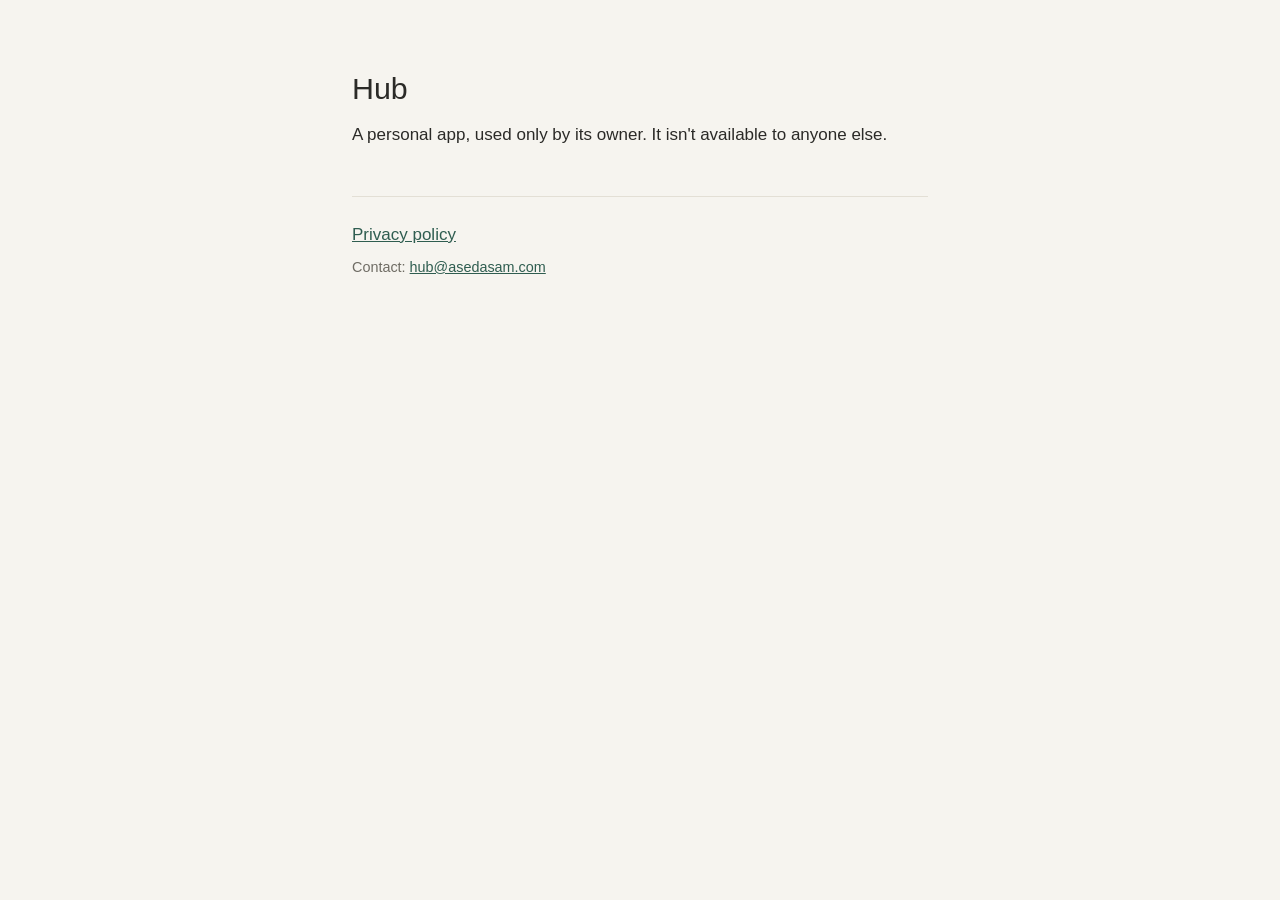
<file: index.html>
<!doctype html>
<html lang="en">
<head>
  <meta charset="utf-8">
  <meta name="viewport" content="width=device-width, initial-scale=1">
  <title>Hub</title>
  <meta name="description" content="Hub is a personal app, used only by its owner.">
  <link rel="stylesheet" href="style.css">
</head>
<body>
  <main>
    <h1>Hub</h1>
    <p>A personal app, used only by its owner. It isn't available to anyone else.</p>
    <footer>
      <p><a href="privacy.html">Privacy policy</a></p>
      <p class="muted">Contact: <a href="mailto:hub@asedasam.com">hub@asedasam.com</a></p>
    </footer>
  </main>
</body>
</html>
</file>
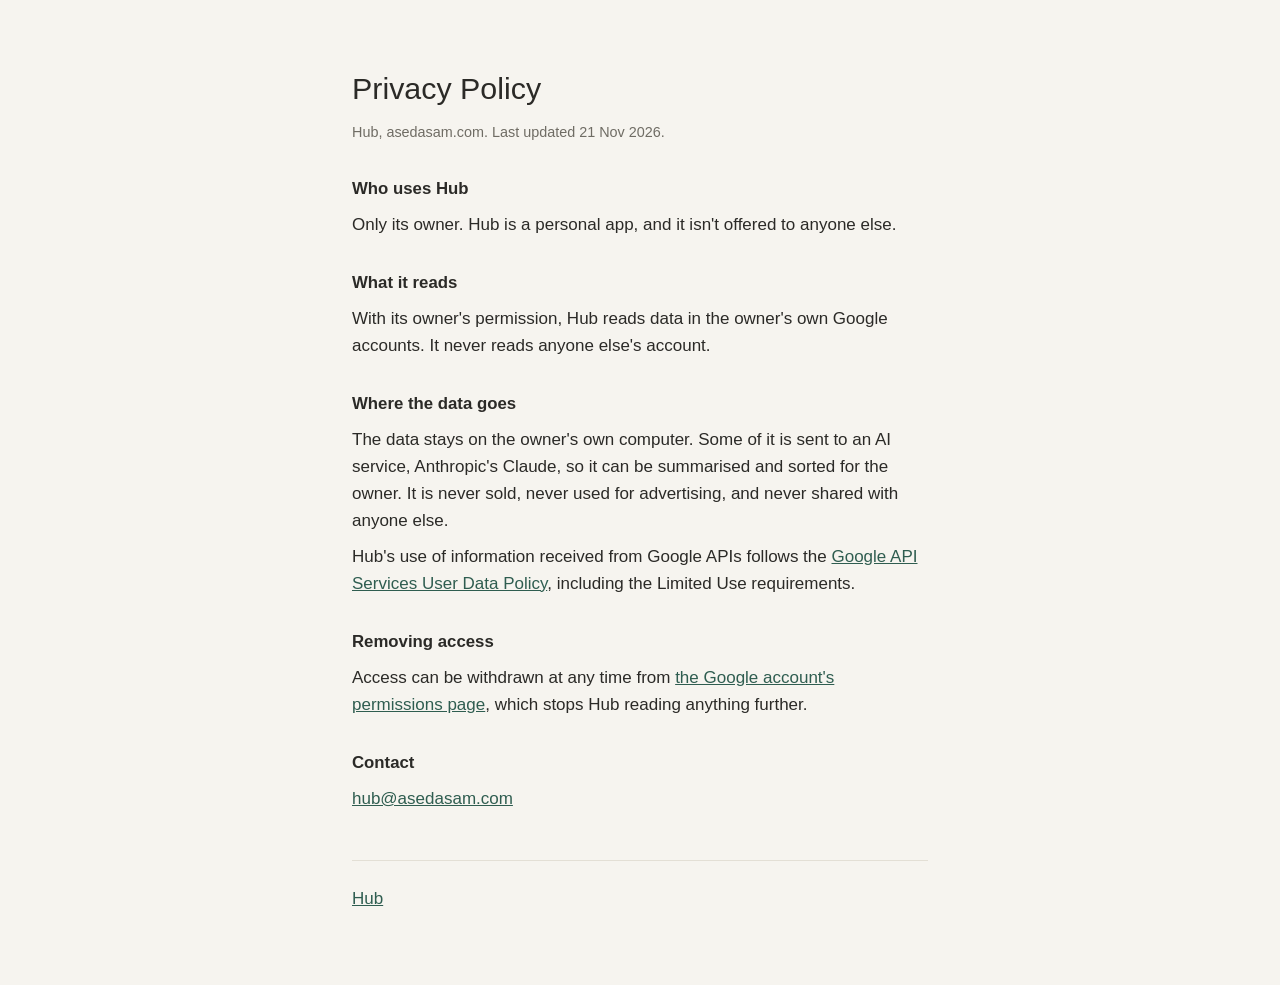
<file: privacy.html>
<!doctype html>
<html lang="en">
<head>
  <meta charset="utf-8">
  <meta name="viewport" content="width=device-width, initial-scale=1">
  <title>Hub Privacy Policy</title>
  <meta name="description" content="How Hub, a personal app, handles Google account data.">
  <link rel="stylesheet" href="style.css">
</head>
<body>
  <main>
    <h1>Privacy Policy</h1>
    <p class="muted">Hub, asedasam.com. Last updated 21 Nov 2026.</p>

    <h2>Who uses Hub</h2>
    <p>Only its owner. Hub is a personal app, and it isn't offered to anyone else.</p>

    <h2>What it reads</h2>
    <p>With its owner's permission, Hub reads data in the owner's own Google accounts.
      It never reads anyone else's account.</p>

    <h2>Where the data goes</h2>
    <p>The data stays on the owner's own computer. Some of it is sent to an AI service,
      Anthropic's Claude, so it can be summarised and sorted for the owner. It is never
      sold, never used for advertising, and never shared with anyone else.</p>
    <p>Hub's use of information received from Google APIs follows the
      <a href="https://developers.google.com/terms/api-services-user-data-policy">Google
      API Services User Data Policy</a>, including the Limited Use requirements.</p>

    <h2>Removing access</h2>
    <p>Access can be withdrawn at any time from
      <a href="https://myaccount.google.com/permissions">the Google account's
      permissions page</a>, which stops Hub reading anything further.</p>

    <h2>Contact</h2>
    <p><a href="mailto:hub@asedasam.com">hub@asedasam.com</a></p>

    <footer>
      <p><a href="index.html">Hub</a></p>
    </footer>
  </main>
</body>
</html>
</file>
<file: style.css>
:root {
  --bg: #f6f4ef;
  --ink: #2b2a27;
  --muted: #6f6c64;
  --accent: #2f5d50;
  --rule: #e3dfd5;
}
@media (prefers-color-scheme: dark) {
  :root {
    --bg: #1d1d1b;
    --ink: #e8e5de;
    --muted: #a19d93;
    --accent: #8cc2b0;
    --rule: #34332f;
  }
}
* { box-sizing: border-box; }
body {
  margin: 0;
  background: var(--bg);
  color: var(--ink);
  font: 17px/1.6 -apple-system, BlinkMacSystemFont, "Segoe UI", Inter, sans-serif;
}
main { max-width: 38rem; margin: 0 auto; padding: 4rem 1rem; }
h1 { font-size: 1.9rem; font-weight: 500; margin: 0 0 0.25rem; }
h2 { font-size: 1.05rem; font-weight: 600; margin: 2rem 0 0.25rem; }
p { margin: 0.5rem 0; }
.muted { color: var(--muted); font-size: 0.9rem; }
a { color: var(--accent); }
footer { margin-top: 3rem; padding-top: 1rem; border-top: 1px solid var(--rule); }
</file>
